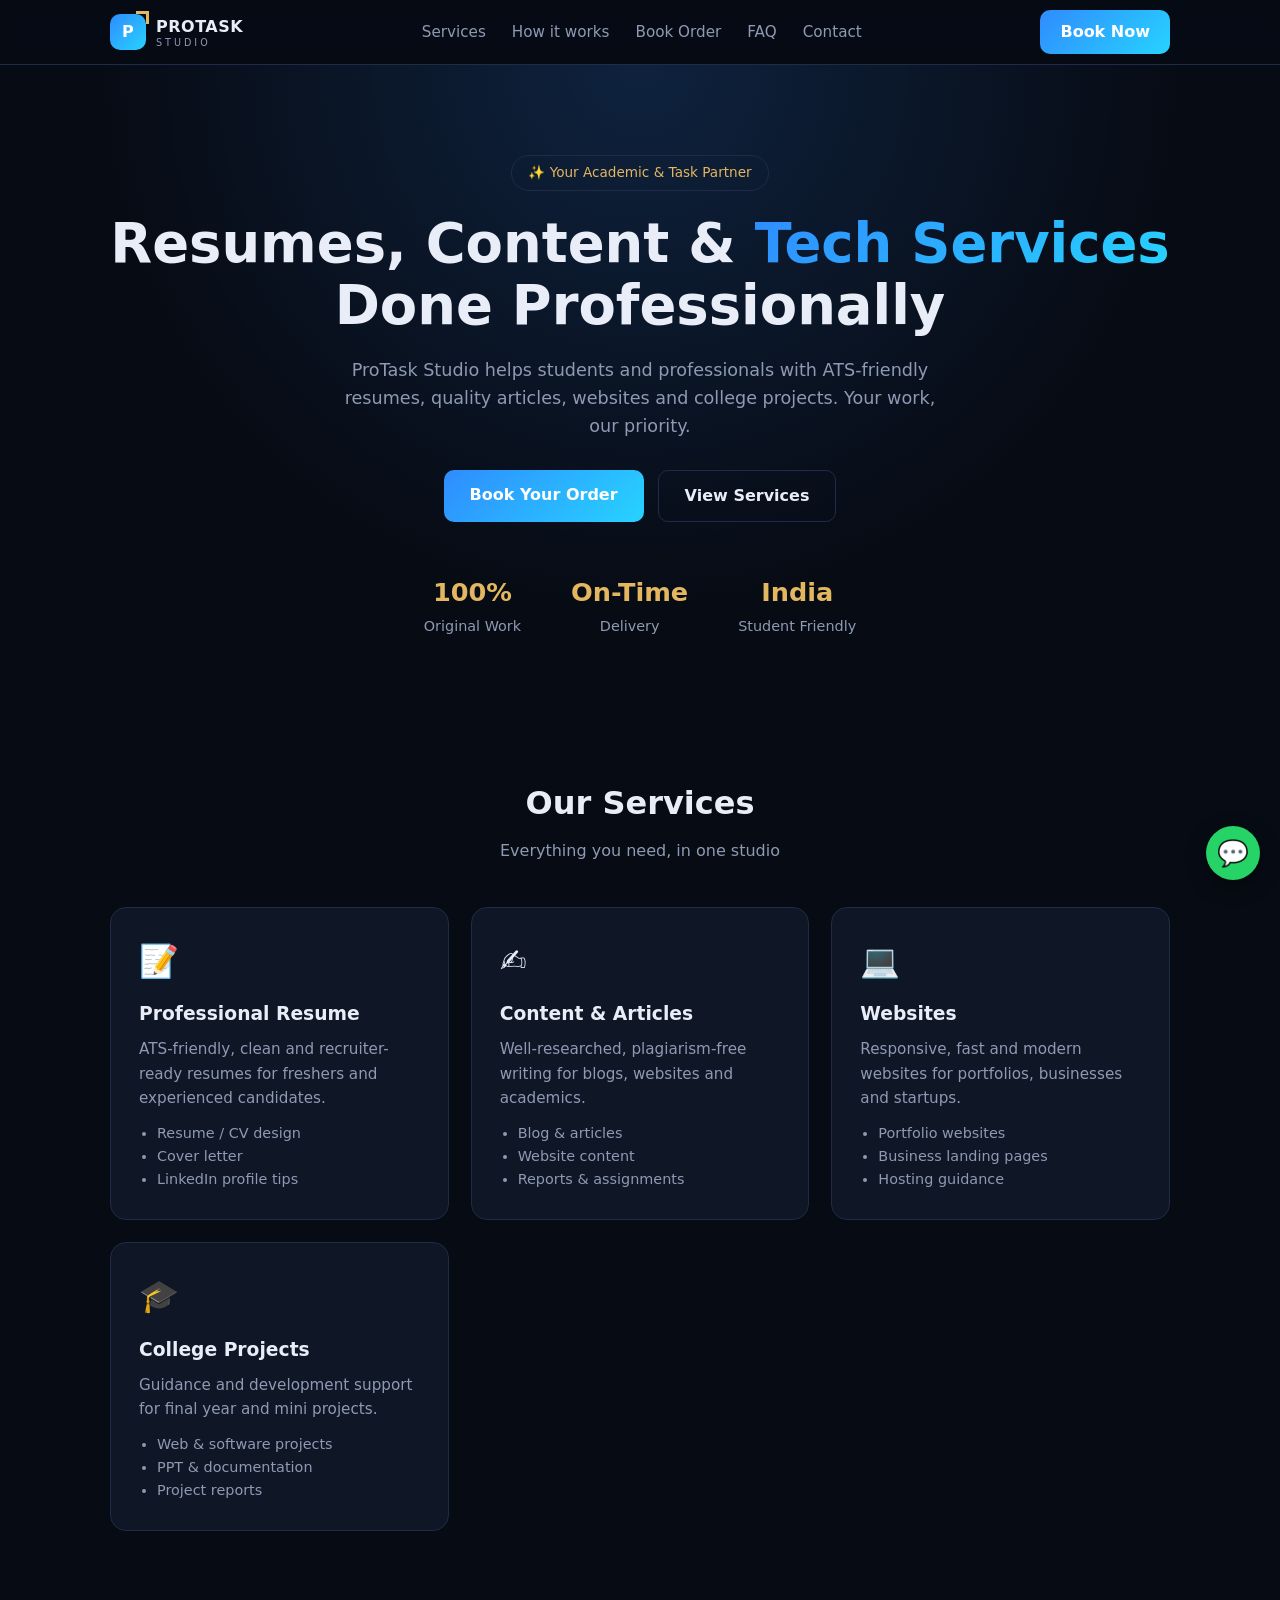
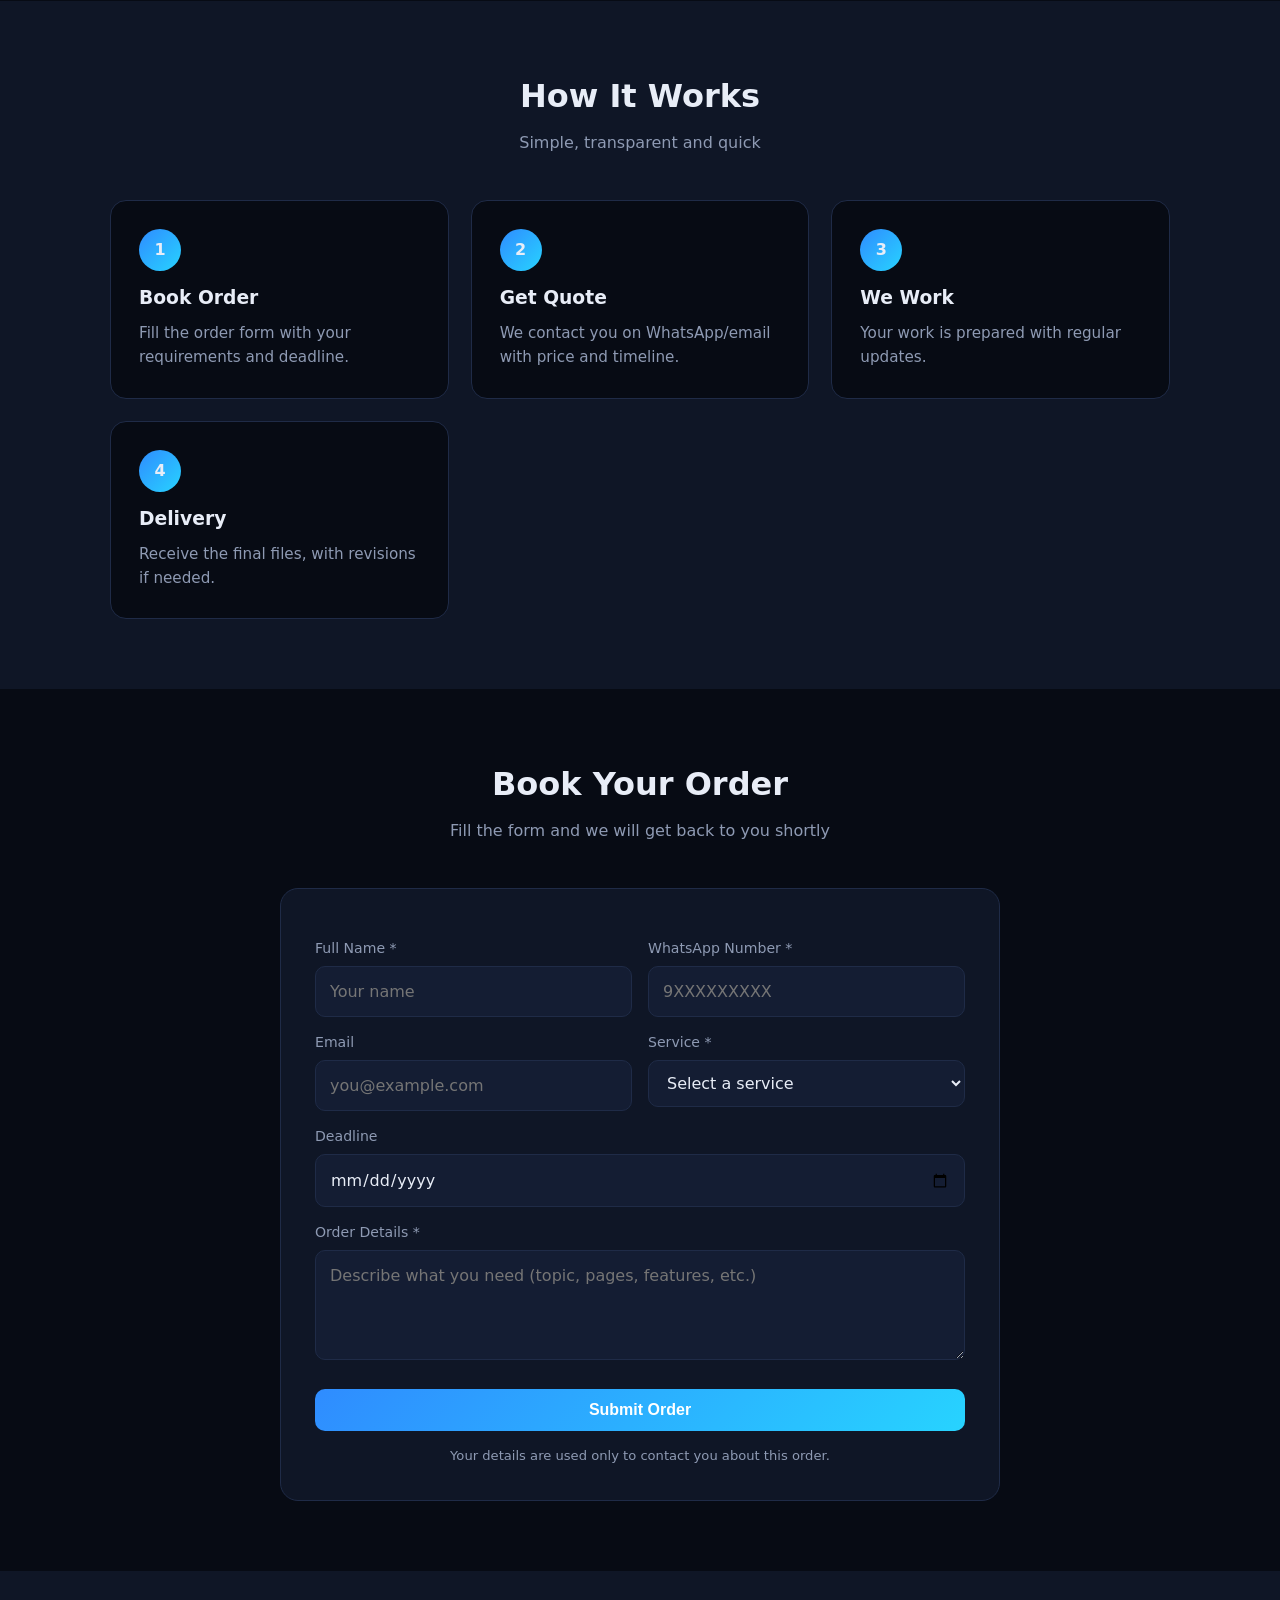
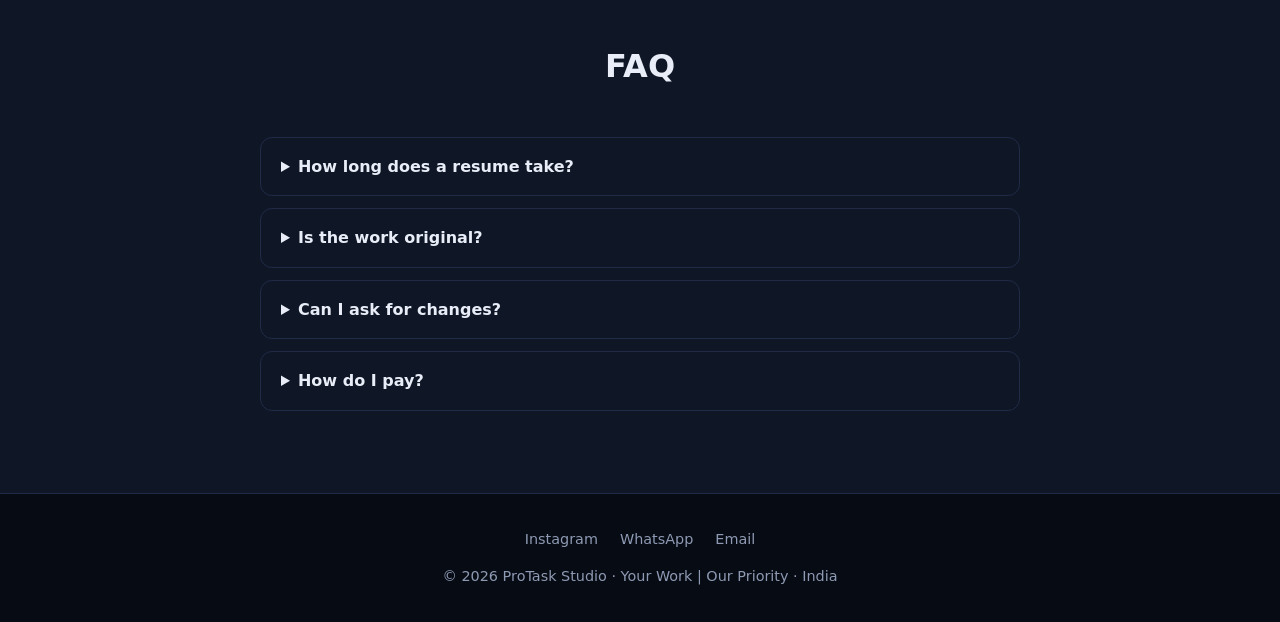
<file: index (4).html>
<!DOCTYPE html>
<html lang="en">
<head>
<meta charset="UTF-8">
<meta name="viewport" content="width=device-width, initial-scale=1.0">
<title>ProTask Studio | Resume & Tech Services</title>
<meta name="description" content="ProTask Studio - Your Academic & Task Partner. Professional resumes, content & articles, websites and college projects.">
<style>
  :root{
    --bg:#070b14; --card:#0f1626; --card2:#141d33; --text:#e8edf7; --muted:#8e9ab3;
    --blue:#2f8cff; --cyan:#27d3ff; --gold:#e3b660; --border:#1f2b47;
  }
  *{margin:0;padding:0;box-sizing:border-box}
  html{scroll-behavior:smooth}
  body{font-family:'Segoe UI',system-ui,Arial,sans-serif;background:var(--bg);color:var(--text);line-height:1.6}
  a{color:inherit;text-decoration:none}
  .wrap{max-width:1100px;margin:0 auto;padding:0 20px}
  /* NAV */
  header{position:sticky;top:0;z-index:50;background:rgba(7,11,20,.85);backdrop-filter:blur(10px);border-bottom:1px solid var(--border)}
  nav{display:flex;align-items:center;justify-content:space-between;height:64px}
  .logo{display:flex;align-items:center;gap:10px;font-weight:700;letter-spacing:.5px}
  .logo .mark{width:36px;height:36px;border-radius:10px;display:grid;place-items:center;font-weight:800;
    background:linear-gradient(135deg,var(--blue),var(--cyan));color:#fff;position:relative}
  .logo .mark::after{content:"";position:absolute;top:-3px;right:-3px;width:10px;height:10px;border-top:3px solid var(--gold);border-right:3px solid var(--gold)}
  .logo small{display:block;font-size:.6rem;letter-spacing:3px;color:var(--muted);font-weight:500;margin-top:-4px}
  .links{display:flex;gap:26px;font-size:.95rem;color:var(--muted)}
  .links a:hover{color:var(--text)}
  .btn{display:inline-block;padding:12px 26px;border-radius:10px;font-weight:600;border:0;cursor:pointer;font-size:1rem;
    background:linear-gradient(135deg,var(--blue),var(--cyan));color:#fff;transition:.2s}
  .btn:hover{transform:translateY(-2px);box-shadow:0 8px 24px rgba(47,140,255,.35)}
  .btn.ghost{background:transparent;border:1px solid var(--border);color:var(--text)}
  .btn.ghost:hover{border-color:var(--blue);box-shadow:none}
  .menu-btn{display:none;background:none;border:0;color:var(--text);font-size:1.6rem;cursor:pointer}
  /* HERO */
  .hero{padding:90px 0 70px;text-align:center;background:radial-gradient(circle at 50% 0%,rgba(47,140,255,.18),transparent 60%)}
  .tag{display:inline-block;padding:6px 16px;border:1px solid var(--border);border-radius:999px;color:var(--gold);font-size:.85rem;margin-bottom:22px}
  .hero h1{font-size:clamp(2rem,5vw,3.4rem);line-height:1.15;margin-bottom:18px}
  .grad{background:linear-gradient(135deg,var(--blue),var(--cyan));-webkit-background-clip:text;background-clip:text;color:transparent}
  .hero p{max-width:620px;margin:0 auto 30px;color:var(--muted);font-size:1.1rem}
  .cta{display:flex;gap:14px;justify-content:center;flex-wrap:wrap}
  .stats{display:flex;justify-content:center;gap:50px;margin-top:50px;flex-wrap:wrap}
  .stats b{display:block;font-size:1.6rem;color:var(--gold)}
  .stats span{color:var(--muted);font-size:.9rem}
  /* SECTIONS */
  section{padding:70px 0}
  .title{text-align:center;margin-bottom:44px}
  .title h2{font-size:2rem}
  .title p{color:var(--muted);margin-top:8px}
  .grid{display:grid;grid-template-columns:repeat(auto-fit,minmax(250px,1fr));gap:22px}
  .card{background:var(--card);border:1px solid var(--border);border-radius:16px;padding:28px;transition:.25s}
  .card:hover{border-color:var(--blue);transform:translateY(-4px)}
  .card .ico{font-size:2rem;margin-bottom:12px}
  .card h3{margin-bottom:8px}
  .card p{color:var(--muted);font-size:.95rem}
  .card ul{margin:12px 0 0 18px;color:var(--muted);font-size:.9rem}
  .steps .num{width:42px;height:42px;border-radius:50%;display:grid;place-items:center;font-weight:700;margin-bottom:12px;
    background:linear-gradient(135deg,var(--blue),var(--cyan))}
  /* FORM */
  .form-box{max-width:720px;margin:0 auto;background:var(--card);border:1px solid var(--border);border-radius:18px;padding:34px}
  .row{display:grid;grid-template-columns:1fr 1fr;gap:16px}
  label{display:block;font-size:.88rem;color:var(--muted);margin:14px 0 6px}
  input,select,textarea{width:100%;padding:12px 14px;border-radius:10px;border:1px solid var(--border);background:var(--card2);color:var(--text);font:inherit}
  input:focus,select:focus,textarea:focus{outline:none;border-color:var(--blue)}
  textarea{min-height:110px;resize:vertical}
  .form-box .btn{width:100%;margin-top:22px}
  .note{font-size:.82rem;color:var(--muted);margin-top:12px;text-align:center}
  #msg{margin-top:14px;text-align:center;font-weight:600}
  .ok{color:#4ade80}.err{color:#f87171}
  /* FAQ + FOOTER */
  details{background:var(--card);border:1px solid var(--border);border-radius:12px;padding:16px 20px;margin-bottom:12px;max-width:760px;margin-left:auto;margin-right:auto}
  summary{cursor:pointer;font-weight:600}
  details p{color:var(--muted);margin-top:10px}
  footer{border-top:1px solid var(--border);padding:34px 0;text-align:center;color:var(--muted);font-size:.9rem}
  footer .soc{display:flex;gap:22px;justify-content:center;margin-bottom:14px}
  footer .soc a:hover{color:var(--cyan)}
  .wa{position:fixed;right:20px;bottom:20px;width:54px;height:54px;border-radius:50%;background:#25d366;display:grid;place-items:center;font-size:1.6rem;box-shadow:0 6px 20px rgba(0,0,0,.4);z-index:60}
  @media(max-width:720px){
    .links{display:none;position:absolute;top:64px;left:0;right:0;background:var(--bg);flex-direction:column;padding:18px 20px;border-bottom:1px solid var(--border)}
    .links.open{display:flex}
    .menu-btn{display:block}
    .row{grid-template-columns:1fr}
    .nav-cta{display:none}
  }
</style>
</head>
<body>

<header>
  <div class="wrap">
    <nav>
      <a href="#home" class="logo">
        <span class="mark">P</span>
        <span>PROTASK<small>STUDIO</small></span>
      </a>
      <div class="links" id="links">
        <a href="#services">Services</a>
        <a href="#process">How it works</a>
        <a href="#order">Book Order</a>
        <a href="#faq">FAQ</a>
        <a href="#contact">Contact</a>
      </div>
      <a href="#order" class="btn nav-cta" style="padding:9px 20px">Book Now</a>
      <button class="menu-btn" onclick="document.getElementById('links').classList.toggle('open')" aria-label="Menu">☰</button>
    </nav>
  </div>
</header>

<!-- HERO -->
<section class="hero" id="home">
  <div class="wrap">
    <span class="tag">✨ Your Academic &amp; Task Partner</span>
    <h1>Resumes, Content &amp; <span class="grad">Tech Services</span><br>Done Professionally</h1>
    <p>ProTask Studio helps students and professionals with ATS-friendly resumes, quality articles, websites and college projects. Your work, our priority.</p>
    <div class="cta">
      <a href="#order" class="btn">Book Your Order</a>
      <a href="#services" class="btn ghost">View Services</a>
    </div>
    <div class="stats">
      <div><b>100%</b><span>Original Work</span></div>
      <div><b>On-Time</b><span>Delivery</span></div>
      <div><b>India</b><span>Student Friendly</span></div>
    </div>
  </div>
</section>

<!-- SERVICES -->
<section id="services">
  <div class="wrap">
    <div class="title"><h2>Our Services</h2><p>Everything you need, in one studio</p></div>
    <div class="grid">
      <div class="card">
        <div class="ico">📝</div><h3>Professional Resume</h3>
        <p>ATS-friendly, clean and recruiter-ready resumes for freshers and experienced candidates.</p>
        <ul><li>Resume / CV design</li><li>Cover letter</li><li>LinkedIn profile tips</li></ul>
      </div>
      <div class="card">
        <div class="ico">✍️</div><h3>Content &amp; Articles</h3>
        <p>Well-researched, plagiarism-free writing for blogs, websites and academics.</p>
        <ul><li>Blog &amp; articles</li><li>Website content</li><li>Reports &amp; assignments</li></ul>
      </div>
      <div class="card">
        <div class="ico">💻</div><h3>Websites</h3>
        <p>Responsive, fast and modern websites for portfolios, businesses and startups.</p>
        <ul><li>Portfolio websites</li><li>Business landing pages</li><li>Hosting guidance</li></ul>
      </div>
      <div class="card">
        <div class="ico">🎓</div><h3>College Projects</h3>
        <p>Guidance and development support for final year and mini projects.</p>
        <ul><li>Web &amp; software projects</li><li>PPT &amp; documentation</li><li>Project reports</li></ul>
      </div>
    </div>
  </div>
</section>

<!-- PROCESS -->
<section id="process" style="background:var(--card)">
  <div class="wrap">
    <div class="title"><h2>How It Works</h2><p>Simple, transparent and quick</p></div>
    <div class="grid steps">
      <div class="card" style="background:var(--bg)"><div class="num">1</div><h3>Book Order</h3><p>Fill the order form with your requirements and deadline.</p></div>
      <div class="card" style="background:var(--bg)"><div class="num">2</div><h3>Get Quote</h3><p>We contact you on WhatsApp/email with price and timeline.</p></div>
      <div class="card" style="background:var(--bg)"><div class="num">3</div><h3>We Work</h3><p>Your work is prepared with regular updates.</p></div>
      <div class="card" style="background:var(--bg)"><div class="num">4</div><h3>Delivery</h3><p>Receive the final files, with revisions if needed.</p></div>
    </div>
  </div>
</section>

<!-- ORDER FORM -->
<section id="order">
  <div class="wrap">
    <div class="title"><h2>Book Your Order</h2><p>Fill the form and we will get back to you shortly</p></div>
    <div class="form-box">
      <form id="orderForm">
        <div class="row">
          <div><label>Full Name *</label><input type="text" name="name" required placeholder="Your name"></div>
          <div><label>WhatsApp Number *</label><input type="tel" name="phone" required pattern="[0-9+ ]{10,15}" placeholder="9XXXXXXXXX"></div>
        </div>
        <div class="row">
          <div><label>Email</label><input type="email" name="email" placeholder="you@example.com"></div>
          <div><label>Service *</label>
            <select name="service" required>
              <option value="">Select a service</option>
              <option>Professional Resume</option>
              <option>Cover Letter</option>
              <option>Content / Article Writing</option>
              <option>Website Development</option>
              <option>College Project</option>
              <option>PPT / Report / Assignment</option>
              <option>Other</option>
            </select>
          </div>
        </div>
        <label>Deadline</label>
        <input type="date" name="deadline" id="deadline">
        <label>Order Details *</label>
        <textarea name="details" required placeholder="Describe what you need (topic, pages, features, etc.)"></textarea>
        <!-- honeypot for bots -->
        <input type="text" name="_gotcha" style="display:none" tabindex="-1" autocomplete="off">
        <button type="submit" class="btn" id="submitBtn">Submit Order</button>
        <div id="msg"></div>
        <p class="note">Your details are used only to contact you about this order.</p>
      </form>
    </div>
  </div>
</section>

<!-- FAQ -->
<section id="faq" style="background:var(--card)">
  <div class="wrap">
    <div class="title"><h2>FAQ</h2></div>
    <details><summary>How long does a resume take?</summary><p>Usually 1-2 days after you share your details. Urgent delivery can be discussed.</p></details>
    <details><summary>Is the work original?</summary><p>Yes. All content is written from scratch and checked for originality.</p></details>
    <details><summary>Can I ask for changes?</summary><p>Yes, reasonable revisions are included so you are fully satisfied.</p></details>
    <details><summary>How do I pay?</summary><p>Payment details are shared after the quote is confirmed on WhatsApp.</p></details>
  </div>
</section>

<!-- CONTACT / FOOTER -->
<footer id="contact">
  <div class="wrap">
    <div class="soc">
      <a id="igLink" target="_blank" rel="noopener">Instagram</a>
      <a id="waLink" target="_blank" rel="noopener">WhatsApp</a>
      <a id="mailLink">Email</a>
    </div>
    <p>© <span id="yr"></span> ProTask Studio · Your Work | Our Priority · India</p>
  </div>
</footer>

<a class="wa" id="waFloat" target="_blank" rel="noopener" title="Chat on WhatsApp">💬</a>

<script>
  /* ====== EDIT THIS CONFIG ====== */
  const CONFIG = {
    whatsapp: "919368055141",              // country code + number, no + or spaces
    email: "sonusingh.in2019@gmail.com",
    instagram: "https://www.instagram.com/pro.task.studio/",
    // Optional: create a free form at https://formspree.io and paste the endpoint here
    // e.g. "https://formspree.io/f/xxxxxxx". Leave "" to send orders via WhatsApp only.
    formspree: ""
  };
  /* ============================== */

  const $ = id => document.getElementById(id);
  $("yr").textContent = new Date().getFullYear();
  $("igLink").href = CONFIG.instagram;
  $("waLink").href = $("waFloat").href = "https://wa.me/" + CONFIG.whatsapp + "?text=" + encodeURIComponent("Hi ProTask Studio, I want to know more about your services.");
  $("mailLink").href = "mailto:" + CONFIG.email;
  $("deadline").min = new Date().toISOString().split("T")[0];
  document.querySelectorAll("#links a").forEach(a => a.addEventListener("click", () => $("links").classList.remove("open")));

  $("orderForm").addEventListener("submit", async e => {
    e.preventDefault();
    const f = e.target, d = Object.fromEntries(new FormData(f));
    if (d._gotcha) return;
    const msg = $("msg"), btn = $("submitBtn");
    const text =
      "*New Order - ProTask Studio*\n" +
      "Name: " + d.name + "\nPhone: " + d.phone + "\nEmail: " + (d.email || "-") +
      "\nService: " + d.service + "\nDeadline: " + (d.deadline || "-") + "\nDetails: " + d.details;

    btn.disabled = true; btn.textContent = "Submitting...";
    let saved = false;
    if (CONFIG.formspree) {
      try {
        const r = await fetch(CONFIG.formspree, {method: "POST", headers: {"Accept": "application/json"}, body: new FormData(f)});
        saved = r.ok;
      } catch (_) {}
    }
    msg.className = "ok";
    msg.textContent = saved ? "✅ Order received! We will contact you soon. Opening WhatsApp to confirm..." : "✅ Opening WhatsApp to send your order...";
    window.open("https://wa.me/" + CONFIG.whatsapp + "?text=" + encodeURIComponent(text), "_blank");
    f.reset();
    btn.disabled = false; btn.textContent = "Submit Order";
  });
</script>
</body>
</html>
</file>
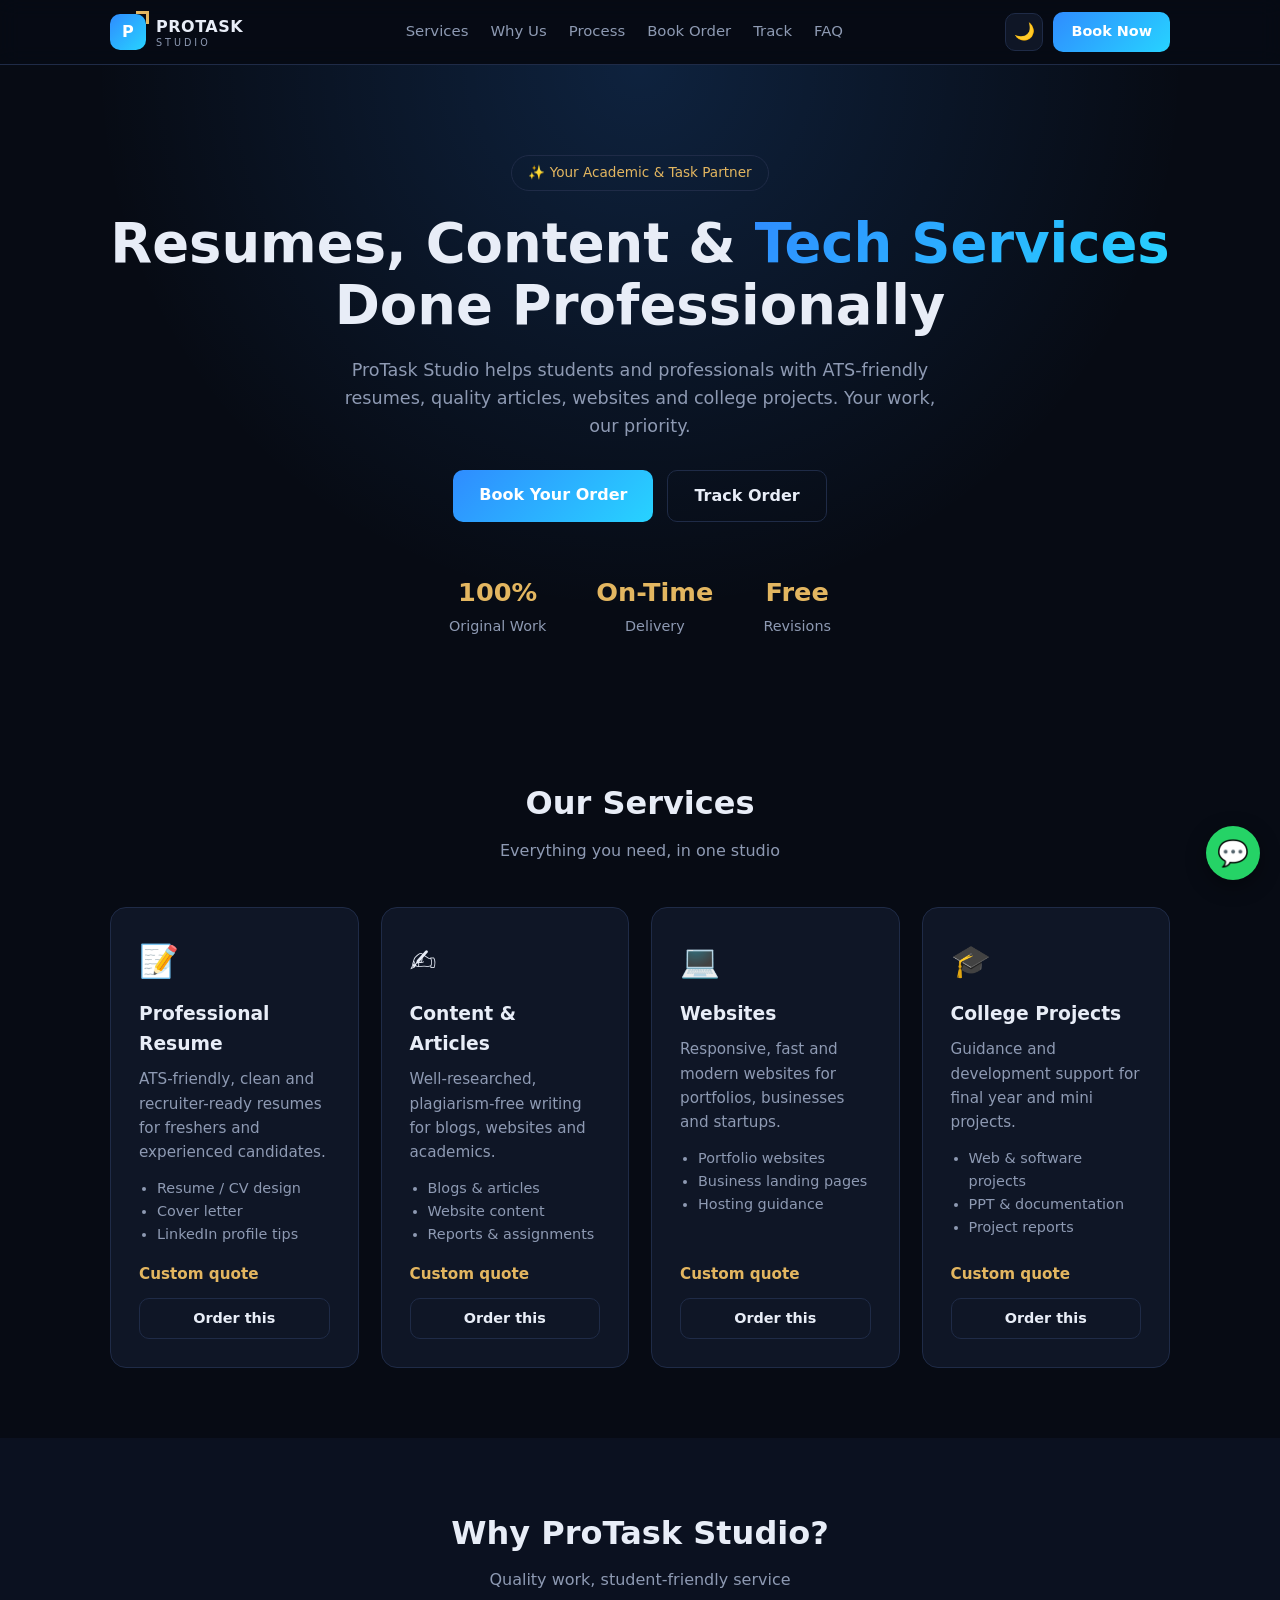
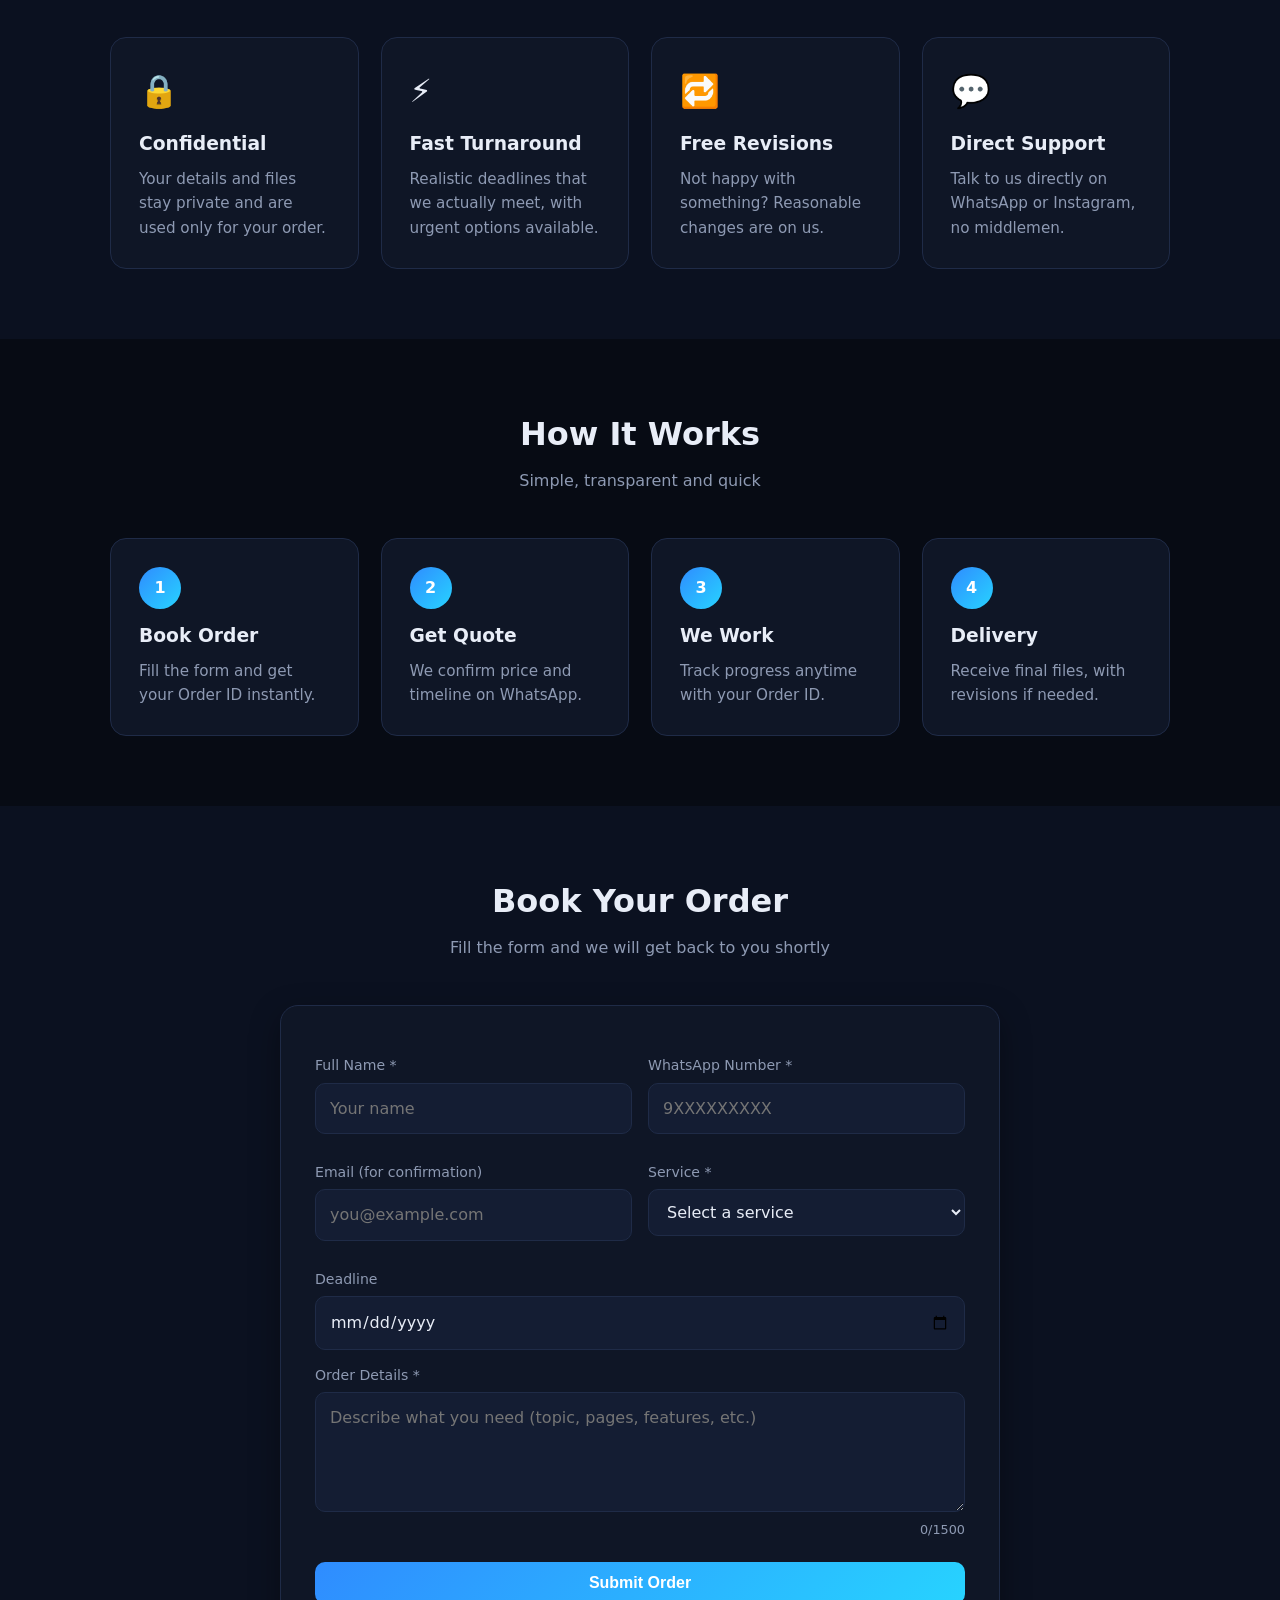
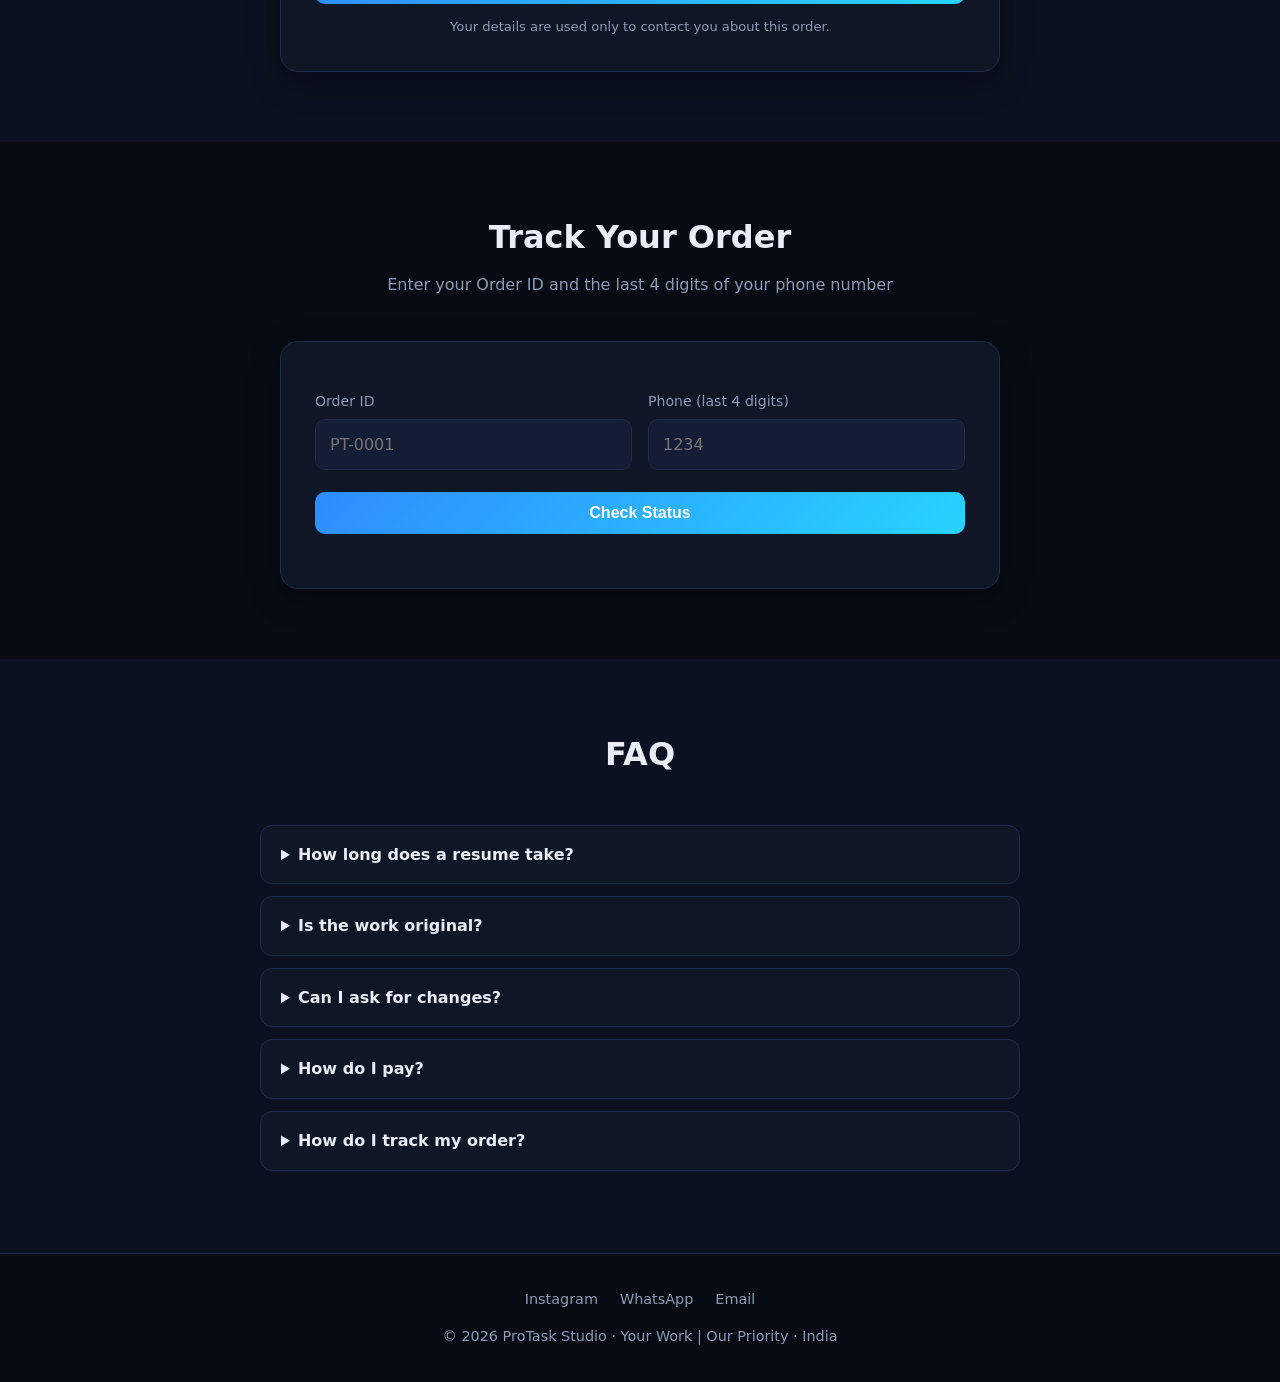
<file: index (5).html>
<!DOCTYPE html>
<html lang="en" data-theme="dark">
<head>
<meta charset="UTF-8">
<meta name="viewport" content="width=device-width, initial-scale=1.0">
<title>ProTask Studio | Resume & Tech Services</title>
<meta name="description" content="ProTask Studio - Your Academic & Task Partner. Professional resumes, content & articles, websites and college projects. Book your order online.">
<meta property="og:title" content="ProTask Studio | Resume & Tech Services">
<meta property="og:description" content="Professional resumes, content & articles, websites and college projects. Your work, our priority.">
<meta property="og:type" content="website">
<meta name="theme-color" content="#070b14">
<link rel="icon" href="data:image/svg+xml,%3Csvg xmlns='http://www.w3.org/2000/svg' viewBox='0 0 100 100'%3E%3Crect width='100' height='100' rx='22' fill='%232f8cff'/%3E%3Ctext x='50' y='70' font-size='62' font-family='Arial' font-weight='700' text-anchor='middle' fill='white'%3EP%3C/text%3E%3C/svg%3E">
<link rel="stylesheet" href="style.css">
<script>
  document.documentElement.classList.add('js');
  try { var t = localStorage.getItem('pt-theme'); if (t) document.documentElement.setAttribute('data-theme', t); } catch (e) {}
</script>
<script type="application/ld+json">
{"@context":"https://schema.org","@type":"ProfessionalService","name":"ProTask Studio","description":"Resume, content writing, website and college project services","areaServed":"India","sameAs":["https://www.instagram.com/pro.task.studio/"]}
</script>
</head>
<body>

<header>
  <div class="wrap">
    <nav>
      <a href="#home" class="logo" aria-label="ProTask Studio home">
        <span class="mark">P</span>
        <span>PROTASK<small>STUDIO</small></span>
      </a>
      <div class="links" id="links">
        <a href="#services">Services</a>
        <a href="#why">Why Us</a>
        <a href="#process">Process</a>
        <a href="#order">Book Order</a>
        <a href="#track">Track</a>
        <a href="#faq">FAQ</a>
      </div>
      <div class="nav-right">
        <button class="icon-btn" id="themeBtn" aria-label="Toggle theme" title="Toggle theme">🌙</button>
        <a href="#order" class="btn sm nav-cta">Book Now</a>
        <button class="icon-btn menu-btn" id="menuBtn" aria-label="Menu" aria-expanded="false">☰</button>
      </div>
    </nav>
  </div>
</header>

<!-- HERO -->
<section class="hero" id="home">
  <div class="wrap">
    <span class="tag reveal">✨ Your Academic &amp; Task Partner</span>
    <h1 class="reveal">Resumes, Content &amp; <span class="grad">Tech Services</span><br>Done Professionally</h1>
    <p class="reveal">ProTask Studio helps students and professionals with ATS-friendly resumes, quality articles, websites and college projects. Your work, our priority.</p>
    <div class="cta reveal">
      <a href="#order" class="btn">Book Your Order</a>
      <a href="#track" class="btn ghost">Track Order</a>
    </div>
    <div class="stats reveal">
      <div><b data-count="100" data-suffix="%">0</b><span>Original Work</span></div>
      <div><b>On-Time</b><span>Delivery</span></div>
      <div><b>Free</b><span>Revisions</span></div>
    </div>
  </div>
</section>

<!-- SERVICES (rendered from script.js CONFIG) -->
<section id="services">
  <div class="wrap">
    <div class="title reveal"><h2>Our Services</h2><p>Everything you need, in one studio</p></div>
    <div class="grid" id="servicesGrid"></div>
  </div>
</section>

<!-- WHY US -->
<section id="why" class="alt">
  <div class="wrap">
    <div class="title reveal"><h2>Why ProTask Studio?</h2><p>Quality work, student-friendly service</p></div>
    <div class="grid">
      <div class="card reveal"><div class="ico">🔒</div><h3>Confidential</h3><p>Your details and files stay private and are used only for your order.</p></div>
      <div class="card reveal"><div class="ico">⚡</div><h3>Fast Turnaround</h3><p>Realistic deadlines that we actually meet, with urgent options available.</p></div>
      <div class="card reveal"><div class="ico">🔁</div><h3>Free Revisions</h3><p>Not happy with something? Reasonable changes are on us.</p></div>
      <div class="card reveal"><div class="ico">💬</div><h3>Direct Support</h3><p>Talk to us directly on WhatsApp or Instagram, no middlemen.</p></div>
    </div>
  </div>
</section>

<!-- PROCESS -->
<section id="process">
  <div class="wrap">
    <div class="title reveal"><h2>How It Works</h2><p>Simple, transparent and quick</p></div>
    <div class="grid steps">
      <div class="card reveal"><div class="num">1</div><h3>Book Order</h3><p>Fill the form and get your Order ID instantly.</p></div>
      <div class="card reveal"><div class="num">2</div><h3>Get Quote</h3><p>We confirm price and timeline on WhatsApp.</p></div>
      <div class="card reveal"><div class="num">3</div><h3>We Work</h3><p>Track progress anytime with your Order ID.</p></div>
      <div class="card reveal"><div class="num">4</div><h3>Delivery</h3><p>Receive final files, with revisions if needed.</p></div>
    </div>
  </div>
</section>

<!-- ORDER FORM -->
<section id="order" class="alt">
  <div class="wrap">
    <div class="title reveal"><h2>Book Your Order</h2><p>Fill the form and we will get back to you shortly</p></div>
    <div class="form-box reveal">
      <form id="orderForm" novalidate>
        <div class="row">
          <div class="field"><label for="name">Full Name *</label><input id="name" type="text" name="name" required maxlength="80" placeholder="Your name" autocomplete="name"><small class="err-msg"></small></div>
          <div class="field"><label for="phone">WhatsApp Number *</label><input id="phone" type="tel" name="phone" required inputmode="numeric" maxlength="15" placeholder="9XXXXXXXXX" autocomplete="tel"><small class="err-msg"></small></div>
        </div>
        <div class="row">
          <div class="field"><label for="email">Email (for confirmation)</label><input id="email" type="email" name="email" maxlength="120" placeholder="you@example.com" autocomplete="email"><small class="err-msg"></small></div>
          <div class="field"><label for="service">Service *</label>
            <select id="service" name="service" required></select><small class="err-msg"></small>
          </div>
        </div>
        <div class="field"><label for="deadline">Deadline</label><input id="deadline" type="date" name="deadline"></div>
        <div class="field"><label for="details">Order Details *</label>
          <textarea id="details" name="details" required maxlength="1500" placeholder="Describe what you need (topic, pages, features, etc.)"></textarea>
          <div class="counter"><small class="err-msg"></small><span id="charCount">0/1500</span></div>
        </div>
        <input type="text" name="_gotcha" class="hp" tabindex="-1" autocomplete="off" aria-hidden="true">
        <button type="submit" class="btn block" id="submitBtn">Submit Order</button>
        <p class="note">Your details are used only to contact you about this order.</p>
      </form>
    </div>
  </div>
</section>

<!-- TRACK -->
<section id="track">
  <div class="wrap">
    <div class="title reveal"><h2>Track Your Order</h2><p>Enter your Order ID and the last 4 digits of your phone number</p></div>
    <div class="form-box reveal">
      <form id="trackForm" novalidate>
        <div class="row">
          <div class="field"><label for="tid">Order ID</label><input id="tid" type="text" placeholder="PT-0001" maxlength="20" autocomplete="off"></div>
          <div class="field"><label for="tphone">Phone (last 4 digits)</label><input id="tphone" type="text" inputmode="numeric" maxlength="4" placeholder="1234" autocomplete="off"></div>
        </div>
        <button type="submit" class="btn block" id="trackBtn">Check Status</button>
      </form>
      <div id="trackResult" aria-live="polite"></div>
    </div>
  </div>
</section>

<!-- FAQ -->
<section id="faq" class="alt">
  <div class="wrap">
    <div class="title reveal"><h2>FAQ</h2></div>
    <details class="reveal"><summary>How long does a resume take?</summary><p>Usually 1-2 days after you share your details. Urgent delivery can be discussed.</p></details>
    <details class="reveal"><summary>Is the work original?</summary><p>Yes. All content is written from scratch and checked for originality.</p></details>
    <details class="reveal"><summary>Can I ask for changes?</summary><p>Yes, reasonable revisions are included so you are fully satisfied.</p></details>
    <details class="reveal"><summary>How do I pay?</summary><p>Payment details are shared after the quote is confirmed on WhatsApp.</p></details>
    <details class="reveal"><summary>How do I track my order?</summary><p>After booking you get an Order ID. Use it with the last 4 digits of your phone in the Track section.</p></details>
  </div>
</section>

<footer id="contact">
  <div class="wrap">
    <div class="soc">
      <a id="igLink" target="_blank" rel="noopener">Instagram</a>
      <a id="waLink" target="_blank" rel="noopener">WhatsApp</a>
      <a id="mailLink">Email</a>
    </div>
    <p>© <span id="yr"></span> ProTask Studio · Your Work | Our Priority · India</p>
  </div>
</footer>

<a class="wa" id="waFloat" target="_blank" rel="noopener" title="Chat on WhatsApp" aria-label="Chat on WhatsApp">💬</a>

<!-- SUCCESS MODAL -->
<div class="modal" id="modal" role="dialog" aria-modal="true" aria-labelledby="mTitle" hidden>
  <div class="modal-box">
    <div class="check">✅</div>
    <h3 id="mTitle">Order Received!</h3>
    <p id="mText"></p>
    <div class="oid"><span id="mId"></span><button type="button" class="btn sm ghost" id="copyBtn">Copy</button></div>
    <a class="btn block" id="mWa" target="_blank" rel="noopener">Confirm on WhatsApp</a>
    <button type="button" class="btn ghost block" id="mClose" style="margin-top:10px">Close</button>
  </div>
</div>

<script src="script.js"></script>
</body>
</html>
</file>
<file: style.css>
:root{
  --bg:#070b14; --card:#0f1626; --card2:#141d33; --alt:#0b1120; --text:#e8edf7; --muted:#8e9ab3;
  --blue:#2f8cff; --cyan:#27d3ff; --gold:#e3b660; --border:#1f2b47; --ok:#4ade80; --bad:#f87171;
  --shadow:0 10px 30px rgba(0,0,0,.35);
}
[data-theme="light"]{
  --bg:#f6f8fc; --card:#ffffff; --card2:#eef2f9; --alt:#edf1f8; --text:#0f1b33; --muted:#5b6985;
  --border:#d9e0ee; --gold:#b9871f; --ok:#16a34a; --bad:#dc2626; --shadow:0 10px 30px rgba(20,40,90,.10);
}
*{margin:0;padding:0;box-sizing:border-box}
html{scroll-behavior:smooth;scroll-padding-top:70px}
body{font-family:'Segoe UI',system-ui,-apple-system,Arial,sans-serif;background:var(--bg);color:var(--text);line-height:1.6;transition:background .3s,color .3s}
a{color:inherit;text-decoration:none}
.wrap{max-width:1100px;margin:0 auto;padding:0 20px}
.hp{position:absolute;left:-9999px;opacity:0;height:0;width:0}

/* NAV */
header{position:sticky;top:0;z-index:50;background:color-mix(in srgb,var(--bg) 85%,transparent);backdrop-filter:blur(10px);border-bottom:1px solid var(--border)}
nav{display:flex;align-items:center;justify-content:space-between;height:64px;position:relative}
.logo{display:flex;align-items:center;gap:10px;font-weight:700;letter-spacing:.5px}
.logo .mark{width:36px;height:36px;border-radius:10px;display:grid;place-items:center;font-weight:800;background:linear-gradient(135deg,var(--blue),var(--cyan));color:#fff;position:relative}
.logo .mark::after{content:"";position:absolute;top:-3px;right:-3px;width:10px;height:10px;border-top:3px solid var(--gold);border-right:3px solid var(--gold)}
.logo small{display:block;font-size:.6rem;letter-spacing:3px;color:var(--muted);font-weight:500;margin-top:-4px}
.links{display:flex;gap:22px;font-size:.93rem;color:var(--muted)}
.links a:hover{color:var(--text)}
.nav-right{display:flex;align-items:center;gap:10px}
.icon-btn{background:var(--card);border:1px solid var(--border);color:var(--text);width:38px;height:38px;border-radius:10px;cursor:pointer;font-size:1.05rem}
.icon-btn:hover{border-color:var(--blue)}
.menu-btn{display:none}

/* BUTTONS */
.btn{display:inline-block;padding:12px 26px;border-radius:10px;font-weight:600;border:0;cursor:pointer;font-size:1rem;background:linear-gradient(135deg,var(--blue),var(--cyan));color:#fff;transition:.2s;text-align:center}
.btn:hover{transform:translateY(-2px);box-shadow:0 8px 24px rgba(47,140,255,.35)}
.btn:disabled{opacity:.6;cursor:not-allowed;transform:none;box-shadow:none}
.btn.ghost{background:transparent;border:1px solid var(--border);color:var(--text)}
.btn.ghost:hover{border-color:var(--blue);box-shadow:none}
.btn.sm{padding:8px 18px;font-size:.9rem}
.btn.block{display:block;width:100%}
:focus-visible{outline:2px solid var(--cyan);outline-offset:2px}

/* HERO */
.hero{padding:90px 0 70px;text-align:center;background:radial-gradient(circle at 50% 0%,rgba(47,140,255,.18),transparent 60%)}
.tag{display:inline-block;padding:6px 16px;border:1px solid var(--border);border-radius:999px;color:var(--gold);font-size:.85rem;margin-bottom:22px}
.hero h1{font-size:clamp(2rem,5vw,3.4rem);line-height:1.15;margin-bottom:18px}
.grad{background:linear-gradient(135deg,var(--blue),var(--cyan));-webkit-background-clip:text;background-clip:text;color:transparent}
.hero p{max-width:620px;margin:0 auto 30px;color:var(--muted);font-size:1.1rem}
.cta{display:flex;gap:14px;justify-content:center;flex-wrap:wrap}
.stats{display:flex;justify-content:center;gap:50px;margin-top:50px;flex-wrap:wrap}
.stats b{display:block;font-size:1.6rem;color:var(--gold)}
.stats span{color:var(--muted);font-size:.9rem}

/* SECTIONS */
section{padding:70px 0}
section.alt{background:var(--alt)}
.title{text-align:center;margin-bottom:44px}
.title h2{font-size:2rem}
.title p{color:var(--muted);margin-top:8px}
.grid{display:grid;grid-template-columns:repeat(auto-fit,minmax(240px,1fr));gap:22px}
.card{background:var(--card);border:1px solid var(--border);border-radius:16px;padding:28px;transition:.25s;display:flex;flex-direction:column}
.card:hover{border-color:var(--blue);transform:translateY(-4px);box-shadow:var(--shadow)}
.card .ico{font-size:2rem;margin-bottom:12px}
.card h3{margin-bottom:8px}
.card p{color:var(--muted);font-size:.95rem}
.card ul{margin:12px 0 0 18px;color:var(--muted);font-size:.9rem}
.card .price{margin-top:auto;padding-top:16px;color:var(--gold);font-weight:600;font-size:.95rem}
.card .btn{margin-top:12px}
.steps .num{width:42px;height:42px;border-radius:50%;display:grid;place-items:center;font-weight:700;margin-bottom:12px;background:linear-gradient(135deg,var(--blue),var(--cyan));color:#fff}

/* FORMS */
.form-box{max-width:720px;margin:0 auto;background:var(--card);border:1px solid var(--border);border-radius:18px;padding:34px;box-shadow:var(--shadow)}
.row{display:grid;grid-template-columns:1fr 1fr;gap:16px}
.field{margin-top:14px}
label{display:block;font-size:.88rem;color:var(--muted);margin-bottom:6px}
input,select,textarea{width:100%;padding:12px 14px;border-radius:10px;border:1px solid var(--border);background:var(--card2);color:var(--text);font:inherit}
input:focus,select:focus,textarea:focus{outline:none;border-color:var(--blue)}
textarea{min-height:120px;resize:vertical}
.field.invalid input,.field.invalid select,.field.invalid textarea{border-color:var(--bad)}
.err-msg{color:var(--bad);font-size:.8rem;display:block;min-height:1em}
.counter{display:flex;justify-content:space-between;color:var(--muted);font-size:.8rem}
.form-box .btn.block{margin-top:22px}
.note{font-size:.82rem;color:var(--muted);margin-top:12px;text-align:center}
#trackResult{margin-top:20px}
.status-box{border:1px solid var(--border);background:var(--card2);border-radius:14px;padding:20px}
.status-box.bad{border-color:var(--bad);color:var(--bad)}
.status-head{display:flex;justify-content:space-between;flex-wrap:wrap;gap:8px;margin-bottom:16px}
.badge{padding:4px 14px;border-radius:999px;background:linear-gradient(135deg,var(--blue),var(--cyan));color:#fff;font-weight:600;font-size:.85rem}
.progress{display:flex;gap:6px}
.progress i{flex:1;height:8px;border-radius:6px;background:var(--border)}
.progress i.on{background:linear-gradient(90deg,var(--blue),var(--cyan))}
.progress-labels{display:flex;justify-content:space-between;font-size:.72rem;color:var(--muted);margin-top:6px}

/* FAQ / FOOTER */
details{background:var(--card);border:1px solid var(--border);border-radius:12px;padding:16px 20px;margin:0 auto 12px;max-width:760px}
summary{cursor:pointer;font-weight:600}
details p{color:var(--muted);margin-top:10px}
footer{border-top:1px solid var(--border);padding:34px 0;text-align:center;color:var(--muted);font-size:.9rem}
footer .soc{display:flex;gap:22px;justify-content:center;margin-bottom:14px}
footer .soc a:hover{color:var(--cyan)}
.wa{position:fixed;right:20px;bottom:20px;width:54px;height:54px;border-radius:50%;background:#25d366;display:grid;place-items:center;font-size:1.6rem;box-shadow:0 6px 20px rgba(0,0,0,.4);z-index:60;transition:.2s}
.wa:hover{transform:scale(1.08)}

/* MODAL */
.modal{position:fixed;inset:0;background:rgba(0,0,0,.6);display:grid;place-items:center;z-index:100;padding:20px}
.modal[hidden]{display:none}
.modal-box{background:var(--card);border:1px solid var(--border);border-radius:18px;padding:30px;max-width:420px;width:100%;text-align:center;animation:pop .25s ease}
.modal-box .check{font-size:2.6rem}
.modal-box p{color:var(--muted);margin:8px 0 16px;font-size:.95rem}
.oid{display:flex;align-items:center;justify-content:space-between;gap:10px;background:var(--card2);border:1px dashed var(--blue);border-radius:12px;padding:10px 14px;margin-bottom:16px}
.oid span{font-weight:700;font-size:1.2rem;letter-spacing:1px;color:var(--gold)}
@keyframes pop{from{transform:scale(.92);opacity:0}to{transform:none;opacity:1}}

/* SAMPLES */
.sample{padding:0;overflow:hidden}
.sample img{width:100%;aspect-ratio:4/3;object-fit:cover;background:var(--card2);display:block}
.sample figcaption{padding:20px;display:flex;flex-direction:column;gap:6px;flex:1}
.sample .btn{align-self:flex-start;margin-top:8px}
.chip{display:inline-block;align-self:flex-start;padding:2px 10px;border-radius:999px;border:1px solid var(--border);color:var(--gold);font-size:.75rem}

/* PRICING */
.tabs{display:flex;gap:8px;justify-content:center;flex-wrap:wrap;margin-bottom:30px}
.tab{padding:8px 18px;border-radius:999px;border:1px solid var(--border);background:var(--card);color:var(--muted);cursor:pointer;font:inherit;font-size:.9rem}
.tab:hover{border-color:var(--blue)}
.tab.on{background:linear-gradient(135deg,var(--blue),var(--cyan));color:#fff;border-color:transparent}
.price-card{position:relative}
.price-card.pop{border-color:var(--blue)}
.pop-tag{position:absolute;top:-12px;right:18px;background:var(--gold);color:#111;font-size:.72rem;font-weight:700;padding:3px 10px;border-radius:999px}
.amt{font-size:1.4rem;font-weight:700;color:var(--gold);margin:4px 0 10px}
.price-card ul{margin-bottom:18px;flex:1}

/* PAY */
.qr-box{display:flex;flex-direction:column;align-items:center;gap:12px;text-align:center;margin-top:22px;padding:20px;border:1px solid var(--border);border-radius:14px;background:var(--card2)}
#qr{background:#fff;padding:12px;border-radius:12px;display:inline-block}
.qr-box .upi{font-weight:700;color:var(--gold);word-break:break-all}

/* REVIEWS */
.stars{color:var(--gold);letter-spacing:2px;font-size:1.05rem}
.review p{color:var(--text);margin:8px 0 12px}
.review small{color:var(--muted)}
.verified{color:var(--ok);font-size:.78rem;margin-left:6px}

/* REVEAL */
.js .reveal{opacity:0;transform:translateY(22px);transition:opacity .6s ease,transform .6s ease}
.js .reveal.in{opacity:1;transform:none}
@media (prefers-reduced-motion:reduce){
  html{scroll-behavior:auto}
  .js .reveal{opacity:1;transform:none;transition:none}
  .modal-box{animation:none}
}

@media(max-width:820px){
  .links{display:none;position:absolute;top:64px;left:-20px;right:-20px;background:var(--bg);flex-direction:column;padding:18px 20px;border-bottom:1px solid var(--border);gap:14px}
  .links.open{display:flex}
  .menu-btn{display:block}
  .nav-cta{display:none}
}
@media(max-width:620px){
  .row{grid-template-columns:1fr}
  .form-box{padding:24px 18px}
}
</file>
